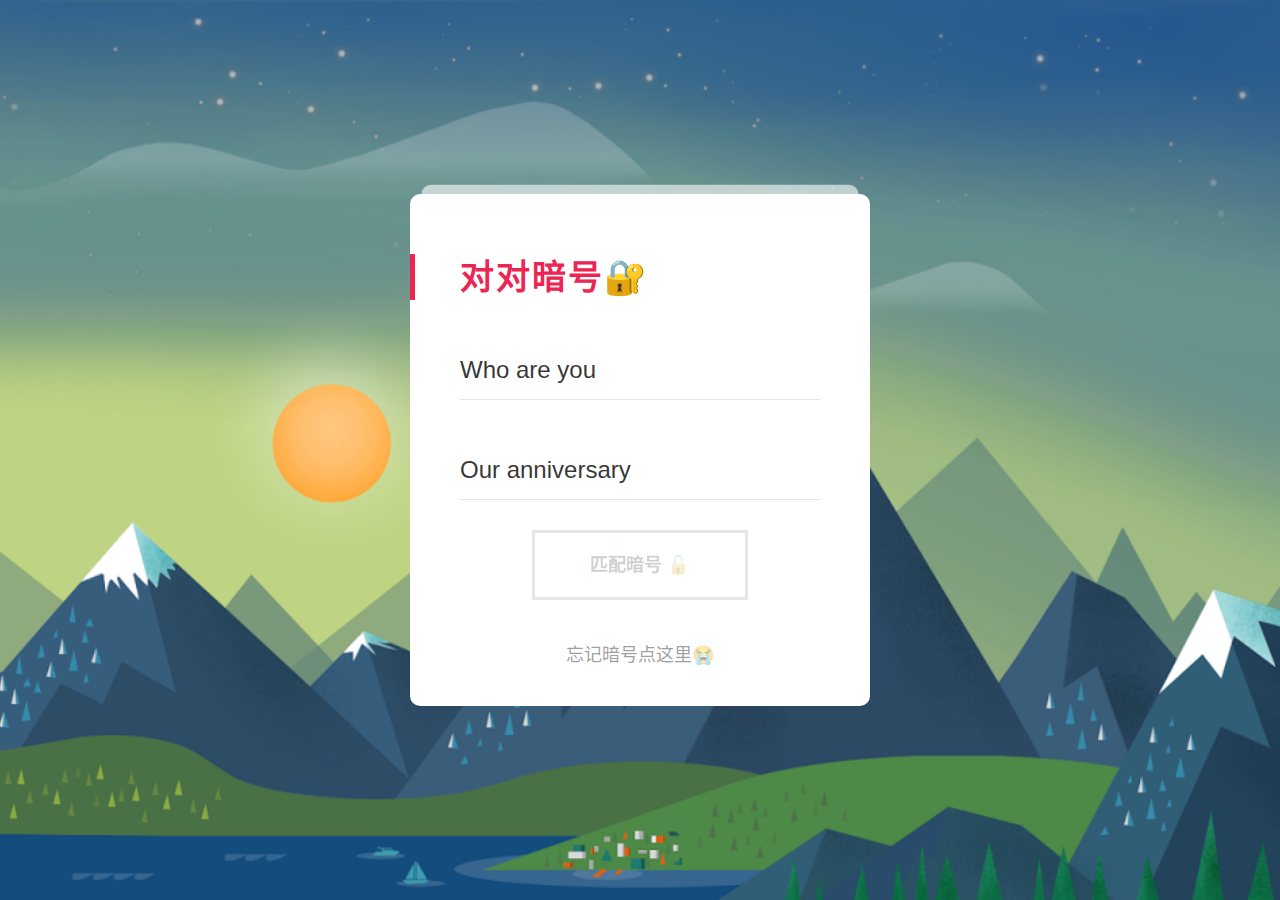
<file: index.html>
﻿<!DOCTYPE html>
<html lang="zh-CN">

<head>
  <meta charset="UTF-8">
  <title>让我来看看这是谁来了😜</title>

  <link rel="stylesheet" href="css/font-awesome-4.7.0/css/font-awesome.min.css">
  <link rel="stylesheet" href="css/style.css">

</head>

<body>

  <div class="materialContainer">
    <div class="box">
      <div class="title">对对暗号🔐</div>
      <div class="input">
        <label for="username">Who are you</label>
        <input type="text" name="username" id="username">
        <span class="spin"></span>
      </div>
      <div class="input">
        <label for="password">Our anniversary</label>
        <input type="text" name="password" id="password">
        <span class="spin"></span>
      </div>
      <div class="button login">
        <button onclick="login()">
          <span>匹配暗号 🔓</span>
          <i class="fa fa-check"></i>
        </button>
      </div>
      <a href="javascript:" class="pass-forgot" onclick="forgot()">忘记暗号点这里😭</a>
    </div>

  </div>

  <script src="js/jquery.min.js"></script>
  <script src="js/index.js"></script>
  <script>
    function forgot() {
      alert("愣着干啥 快来问🐷");
    }

    function login() {
      var username = document.getElementById("username");
      var pass = document.getElementById("password");
      if (username.value == "") {
        alert("让我来看看你的名字叫什么😲");
        username.focus();
        return;
      } else if (pass.value == "") {
        alert("还记得我们的第一天吗😘");
        return;
      } else if (
        (pass.value == "2018-12-31" || "2018/12/31" || "2018.12.31" || "20181231" || "2018年12月31日") &&
        (username.value == "玲宝" || "廖玲玲" || "廖玲" || "宝" || "玲")
      ) {
        alert("验证成功✅ 叮咚 有一封信件");
        window.location.href = "main.html";
      } else {
        alert("验证失败❎ 你是谁❓❓❓ ");
        window.location.href = "Error_Lemon.html";
        return;
      }
      return true;
    }
  </script>

</body>

</html>
</file>
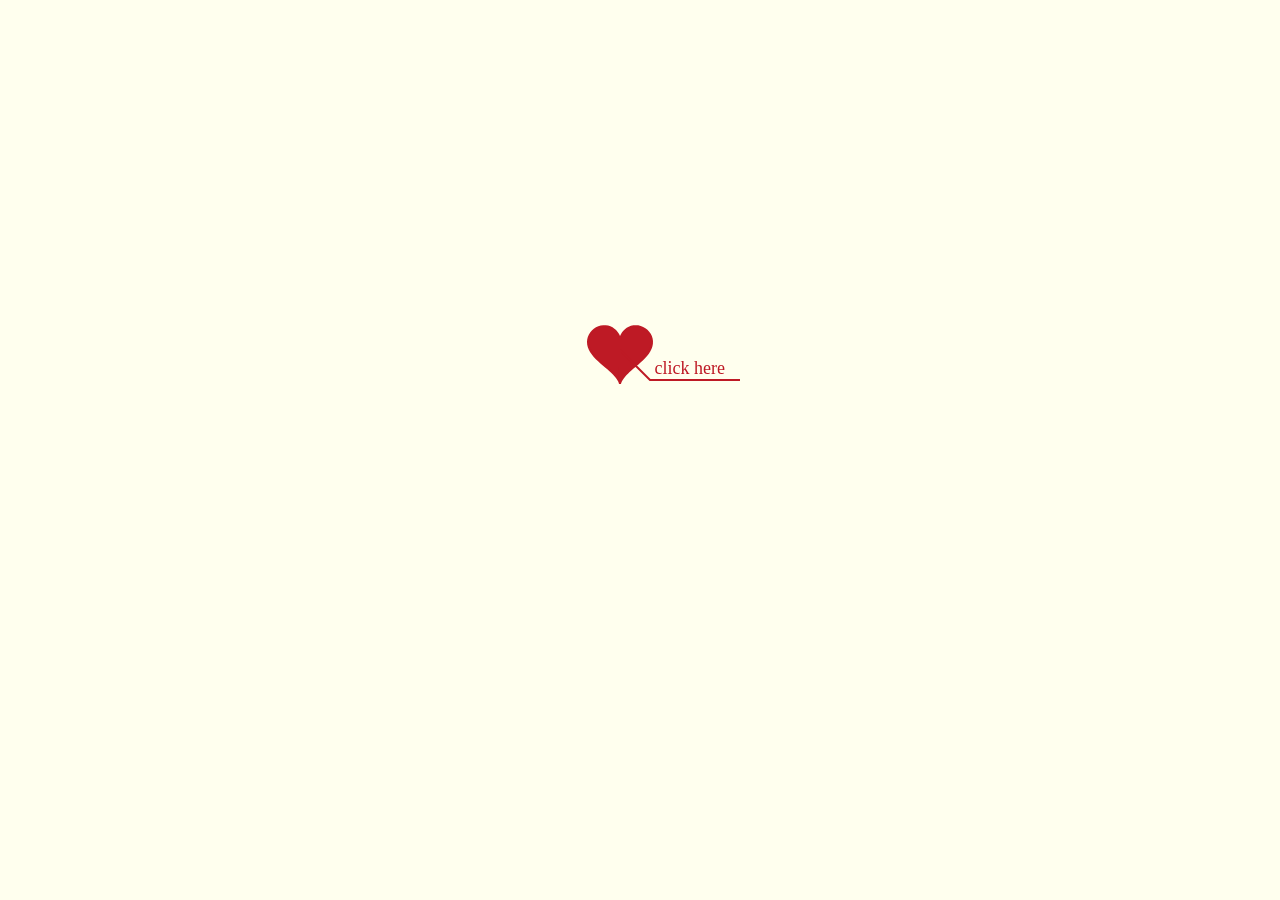
<file: main.html>
<!DOCTYPE html>
<html lang="en">

<head>
  <meta name="viewport" content="width=device-width">
  <title>给玲的一封💌</title>
  <style>
    .timer {
      font-size: 120%;
      line-height: 1.0;
      margin: 20px 0px;
    }

    .timer b {
      color: rgb(253, 99, 125);
    }
  </style>
  <link type="text/css" rel="stylesheet" href="./css/default.css">
  <script type="text/javascript" src="./js/jquery.js"></script>
  <script type="text/javascript" src="./js/jscex.js"></script>
  <script type="text/javascript" src="./js/jscex-parser.js"></script>
  <script type="text/javascript" src="./js/jscex-jit.js"></script>
  <script type="text/javascript" src="./js/jscex-builderbase.js"></script>
  <script type="text/javascript" src="./js/jscex-async.js"></script>
  <script type="text/javascript" src="./js/jscex-async-powerpack.js"></script>
  <script type="text/javascript" src="./js/functions.js" charset="utf-8"></script>
  <script type="text/javascript" src="./js/love.js" charset="utf-8"></script>
</head>

<body>
  <!--音乐 -->
  <audio id='audio' loop>
    <source src="./mp3/love.mp3" type="audio/mpeg">
  </audio>
  <!-- <button id='status' onclick='triggerBgMusic()'>播放按钮</button> -->
  <!--信件打字机 -->
  <div id="main">
    <div id="error">亲爱哒，您的浏览器无法显示呐，麻烦请换成电脑端口的谷歌，火狐，360浏览器。么么哒！(づ￣ 3￣)づ！</div>
    <div id="wrap">
      <div id="text">
        <div id="code">
          <span class="say">亲爱的玲：</span><br>
          <span class="say">　　你好，这原本是想致我们恋爱四周年纪念日的，但......我们分手了，就把内容改了一下，在电话结束后，我没办法冷静，因为分手的时候我还没意识到具体的原因，所以我当时也是没法冷静下来想为什么，就一直在放大是物质问题，就一直智商下线的在闹，却没有好好的想清楚原因，导致说的一些话也让玲感觉到很不舒服，我没有想把玲和玲家里人想成那个样子，我也和我家里人还有我小舅解释了，主要还是感情上遇到了一些问题，再次和玲抱歉！也确实是我在感情里幼稚了些，可每当在你面前的时候我本能的就会像小朋友一样，想对你撒娇，变得很幼稚，他们都说这是一种发自内心喜欢的表现，在以前的话玲可能会觉得这种幼稚的杨憨憨可爱，想捏脸，想摸头，想抱抱，可作为玲的男朋友却有很多很多没有做好的地方，但其实我有的时候还是挺有男友力的啦，也不是一直都是小朋友的样子，也是有man的时候的。</span><br>
          <span class="say">　　我认真的反思了，谈恋爱有9个月的未见期，这是有很大的问题，毕竟又不是相隔了千万里，也不要把疫情和不让家里人知道当做借口，没有见到玲这是事实，我也非常深刻的认识到了，尽管我也问过很多次玲能不能见面，太想玲了，好想见见玲，那为什么玲在备考期间的时候不能去找呢，再怎么没空也应该去的啊，但结果就是9个月没见，别找没用的理由了，没做到就是没做到，要去大大方方的去承认，然后要去知道如何改正，而不是一味的找借口，我朋友说我说的对，你别管什么有没有时间还是不方便见什么的原因，想见就去见啊，你到了她附近就肯定能见着，光自己在那想不可以不可以没有任何意义，见面才是结果，这真的让我醒悟，我不自主，太小心翼翼了，一直都想着什么都要和玲商量好才去做，尤其是见面这个事，有时候真的可以小强势一点，小莽一点的。</span><br>
          <span class="say">　　于是就难免上演成了网恋，每天按部就班的早晚安，然后说一些我们自己身边的事，我不知道玲此期间还有没有恋爱的感觉，但其实我一直都有的，因为我喜欢玲爱玲，只要玲有回应我就会很开心很快乐，可我没有让玲深感同受。玲说过我拍照不好看，那么我答应过玲会好好去学拍照，然后把玲拍得美美的去，可并没有好好的落实下来，我反省了，我刚开始有去学习拍摄，但是没有长期的进行下去，在平常也没有说让玲看看我拍的一些素材，让玲评价评价摄影技术有没有进步什么的，还说收藏了很多觉得玲喜欢吃的美食视频，我也反省了，这点也确实没有在家里尝试的去做过，我本来会想说打算以后同居了就慢慢来学着做的，但这也是给自己找的理由罢了，怎么就不可以在家里尝试做好了，觉得可以了，等到时候同居了的话，就直接可以给玲尝尝好手艺的，干嘛还要等黑暗料理呀！还有每次说吃到什么好吃的，都想等以后带宝去尝尝，真的又不一定非要见面才能给宝尝尝啊，尽管没见面，真想让宝尝尝，也可以去点外卖给宝吃啊，还有见面了就应该带宝去吃，而不是见面了就去问宝想去吃什么，这点这个臭杨猪猪也有深刻的反省，真的是要说到就应该去做到，为什么要去说做不到的事，答应玲宝的就去做啊，这点非常非常非常要改正，不管是为了玲还是其他人，说到的事就应该去做到。</span><br>
          <span class="say">　　再来就是这个臭杨猪猪为什么老要把任何事都带上玲这件事，可能在我的心里爱玲胜过爱自己吧，关于我未来的职业发展好好和玲说说吧，秋招的话我有尝试着去投杭州、深圳、广州这些大城市，可回我的寥寥无几，现在计算机这个行业一直处于行业寒冬着，各大厂商都在裁员，大城市的公司留下的都是高学历硕士，招聘也基本都是要985 211的学校，我也就只是一个偏上一点的一本学校而已，在外面真的没有竞争力，而且我自己也有好好的想过，不想去大城市那么累死累活的卷了，我有几个朋友在外面工作一直都被吊着不去给他们转正，因为学历问题，一直被卡着，后面就被裁了，还有很多的例子，这一行真的越来越看中出生了，所以我花了很多心思在南昌找，一方面是南昌的节奏比较慢，开销也相对一线城市来说低，都说一线工资一线花，一毛别想带回家，所以啦，还有因为在南昌江财学历选择就很多，并且还能和玲离的不远，真的是很好的选择，我不想一直卷下去，所以我最终的发展地可能还会是在南昌啦，因为我也有一个好朋友在南昌开公司，他自己手头能接很多项目，他一直想拉我一起做，我给他提供技术支持，当赚外快呢，后面如果他真的有起色，还能去做合伙人，一切都会随着时间好起来的啦，所以生活会有保障的啦，我自己也有规划着以后如果和玲同居了，就可以和玲做情侣日常生活的自媒体的，哪怕不火，也是记录我和玲在一起的幸福快乐时光，我真的很期待这样的日子，所以玲能理解为什么老是要带上你了嘛，因为真的是发自内心的喜欢你，毕竟工作也是未来的事，也想和玲能好好商量商量，我期望的未来是能和玲过上安安稳稳的过日子，我所构想的所有未来，都有玲，我所构想的未来，不在是我的未来，我所构想的未来，是有我们的未来。不过我也反思了，这也包含一些自我感动在里面吧，毕竟有些事真的没和玲好好聊过，至于失恋了为什么我会说没有玲我就活不下去，吃不下饭，睡不着觉，这一点是因为从没有想过会有这么一天，在一起时有多爱，失恋后就有多痛，会丧失理智，不过我也没完全丧失理智啦，没有做出什么很极端的事，什么自残啊，自杀啊之类的，那种人就太恐怖了，所以玲不要怕，我不是那样的人啦，就是一和玲说话，情绪就忍不住的都涌上来，所以会带着哭腔委屈，我只是没办法接受事实，然后就很难受很难受，心里特别堵，情绪很压抑，特别想见玲，想在玲的怀里放声大哭着，想发泄一下，憋在心里好难受，失恋真的不是抽象上痛，是一种实实在在的痛，失恋严重的话相当于生了一场大病，而那几天我也是真的感觉是像得了重病一样，吃不下东西，有反胃的感觉，做什么事情都没办法做下去，脑子里只想着怎么去挽回，复合和玲的感情。所以让那段时间的不理智让玲觉着干嘛要把这么重的责任方在玲身上呢，这样只会让玲感觉到很有压力有重担，我爱玲是真的，但是要注意方式，不要所有事情出发点都为了玲，当然有些事可以，但不是所有的事，杨憨憨要先学会为自己，要先自爱才能更加好好的去爱，对吧，自己都照顾不好的笨蛋，又怎么可能有人会喜欢。</span><br>
          <span class="say">　　我都有在好好反思自己在恋爱中没有做好的事，玲问的那句，我到底是习惯了喜欢，还是真的是发自内心的喜欢，我自己也认真的想了想这个问题，尽管在恋爱中我有些问题，但总体来说对玲还是好的吧，我也会在这次成长中好好改进，单方面的喜欢和爱不去落实也真的只是自我行为，没有让对方感受到的话，说再多的喜欢和爱也只是像是说说而已，尽管我有落实一些，但也就是一些吧，玲上班去了后，提过嗓子不舒服我就立马买了点润喉的，说冬天手冷不能给玲暖手手了，也买了暖手宝，希望可以给玲带来些许温暖，还有玲工作上琐事很多，作为男朋友的我也是很想给玲分担，想让玲可以轻松一些，帮玲解决了一些工作上的事，可好像也没有其他什么的了，因为这些都是玲和我说过的，但玲遇到的其他什么事我没有去问，玲在职场上遇到麻烦的追求者，玲只能靠着拒绝，而不是说我有男朋友了别来烦我，不公开是一回事吧，但玲可能也想过一个手机男朋友有什么提的呢，这一点是没有和玲沟通好，如果对方真的太上头了，那么我无论如何也会出面的，既然那个时候玲已经和姐姐说了我们的事，那姐姐知道也没什么问题，同事知道也没什么问题的，如果玲还有那种麻烦的追求者的话，其实不管有没有男朋友，玲都可以靠有男朋友这个理由去拒绝的，只是不知道以后我还能不能出面了，恋爱里我反思了我的不好之处，但杨智宇是发自内心的喜欢廖玲玲爱廖玲玲，我记得在小王子里有两句话，“如果你四点钟会来，那么我三点钟就会很高兴”，每次去找玲的时候，那一刻就很高兴，在学校的时候，尽管每次等玲等了些时间，但是在等待的过程中，我依然是很幸福的，还有“那边有一片麦田，但我不吃面包，对麦田无动于衷，但因为你有金黄色的头发，麦田让我想起了你，我甚至会喜欢那风吹麦浪的声音。”，这两句话我觉得挺契合我的。至于习惯了喜欢还是喜欢，在开头那一句我说每当在玲面前的时候都会不由得像个小孩子一样，这是发自内心喜欢的表现，哪怕是这么久没见，一想到玲我也会自己一个人在偷着乐，和玲聊天也总是会把自己代入成小朋友一样，只是有时候文字可能没办法传达到吧，那么习惯呢，我觉得习惯是喜欢衍生出来的，我对玲的喜欢一直都存在着，异地这么久，我对玲的喜爱并没有降低或是消散，不是因为习惯才维持着，而是对玲一直都有一颗躁动不安的心（不过经过反省，我发现这个躁动不安的心并没有全部都落实下来，大部分时间就真的只是在那躁动不安着，玲并不知道），有玲在身边（心理及生理）我努力的动力明确，感觉我的生活中出现了一颗不落日的太阳，被一直温暖的照着。但这对玲并不公平，凭什么我的内心感受能这么好，却没有让玲也感受到，这我也有反思，要学会懂得表达出来，注重生活上的点点滴滴，说出的承诺要去做到，要心关怀玲，把玲放在心上，而在恋爱的过程中我并没有做好，如果放在以前的话我可能会说，我花了很多时间都在努力提升自我上，自然会忽略了一些，但这也无非是想给自己没有上心的借口罢了，现在的我会去承认，我确实忽略了关于玲的一些事，但也并不是我不爱了，只是没上到心，不要老想着给自己找借口，应该想想如何去补偿，去改正，这才是玲想看到的，这才是应该做的。经历了分手我才真正的意识到我的问题有多大，我怕和玲落到前人栽树后人乘凉的地步，我想让玲自己栽的树自己乘，毕竟也是这么多年的树了，让这次改变后长成大树的杨智宇未来能好好的给玲倚靠着，我会去好好的改变，不会是说说而已，会让时间证明。</span><br>
          <span class="say">　　其实玲对我说过的很多话，我都有记在心上，比如玲给臭猪猪的道歉法，给玲道歉先得表示自己已经真切的认识到了错误，并指出错在哪了，要下定决心痛改前非，还要说说怎么打算弥补错误，怎么补偿，这个我也做到过，但也有没做到过的时候......，记得玲说过想尝尝北京的龙须酥或龙须糖，这个其实我一直惦记着什么时候有机会带来着，但一直没有去的机会，希望还能和玲一块去旅游！记得玲说过要送口红的话记得挑黄皮亲妈色号，这么一想也很久都没给玲买过口红了，要是能和玲复合，第一件事就是挑个色号美美的口红！玲不太能吃酸辣，更别说纯辣的啦，还记得给玲吃过我觉得不辣的东西的时候，被玲气嘟嘟的说着说臭猪骗人，明明这么辣还给我吃，哈哈哈，玲真的超级可爱，我超级喜欢，还有玲喜欢甜的和酸的，喜欢榴莲、哈密瓜、车厘子、菠萝菠萝蜜、火龙果、香蕉、香梨、红柚、黄桃等好多好多，嘻嘻能记得这么多杨憨憨其实一直都有一个玲宝备忘录，我总会悄悄的记下一些我觉得玲说过，但我可能容易忘的事，但这个臭猪猪就带玲吃的榴莲最多，还不是纯水果的榴莲，臭猪要好好的反思反思，还有玲泡面喜欢煮三分钟左右，这个为什么一直记得，因为臭猪猪喜欢泡8-10分钟左右，就觉得玲泡的时间太短辽！还有玲糖醋的基本都喜欢吃，飞的东西都不吃，像蛇的也不吃，玲喜欢吃豆腐，喜欢吃豌豆，还有豌豆蛋汤，不喜欢吃扁豆，喜欢吃西红柿炒鸡蛋，喜欢吃各种土豆类的菜，我也收藏了好多关于制作土豆菜的视频，但就如玲所说的臭猪没有试着去做呢，我也反思啦，要开始改变一下生活现状，尝试转换一下心情，要学会去做得一手好菜，这是在为了我的人生幸福而努力着哦，因为还想继续和玲把故事继续写下去，想再次能变成玲宝家的猪猪，如果想再次变成玲宝家的猪猪，那么锻炼自己能做得一手好菜的本领可不少，这不光是为了玲，主要还是为了提升自己！为了自己的人生幸福努力着，不是说为了玲怎么怎么样，所以玲千万别有压力，那些菜做的看起来真的超级好吃的，我可是一个大馋嘴呢！做了就发给玲看看，还得让玲评价评价我的手艺呢，尽管目前只能看不能尝......，不过我希望有机会给玲尝尝啦，还有玲不喜欢一边重一边轻，所以不喜欢把手机放兜兜里，但玲总是刚好把我想牵的手里放着手机，哼哼，还记得玲说过很想旅游，恋爱的时候玲和我说过以后我们住一起了就可以去旅游，趁假期出去玩，双休还可以在省内玩。还想出国玩，和玲计划着先工作几年囤一定收入就去，玲说过想去新疆看看说新疆很漂亮，希望可以实现呢。还记得以前惹玲不开心的时候，如果要安慰玲呢，就要给玲发个小红包，买糖糖吃或奶茶喝，然后再心疼一下玲，等玲情绪好些了后，就可以说没事啦没事啦，见面就亲亲玲，带玲去吃好吃的，最后再给点小建议就好了，恩......就是不知道玲现在接不接受臭杨憨憨这样做了，还有玲喜欢草莓软糖，棉花糖，好多好多糖，喜欢草莓的冰糖葫芦，恩......当初去见玲是有到处去找草莓的冰糖葫芦的，想给玲一个惊喜，但是都没找到，杨憨憨会自己去尝试着去做草莓的冰糖葫芦，不光是为了玲哦，我自己也喜欢吃的，嘿嘿，还记得问过玲是喜欢中式婚礼还是西式婚礼，玲说过西式的也可以，但更喜欢中式的，其实我也喜欢中式的，光这一点我和玲还是挺合拍的吧嘿嘿~</span><br>
          <span class="say">　　这个倒计时本来是继续进行下去的，我把它定格在了2023年1月8号，希望有那么一天，上面的时间能继续跳动着，如果没有的话，玲要是真的找到了能私定终身的对象的话，我会把这都下了，所以也不用担心一直搁在这，当然对于我而言还是希望能让它继续跳动着，永不停下。</span><br>
          <span class="say">　　当写下这些的时候，我的心情也好受了些，好好的反思了，以及知道如何去改变，想能有和玲复合的那么一天，所以我得证明自己是真的从这段经历中成长了，并且好好的去爱自己了，有在为自己的人生而努力着，就像玲说的，当我好好生活，好好爱自己的时候，我所期望的一切可能就到来了，要先能照顾好自己，才能证明有能力照顾别人！</span><br>
          <span class="say">　　说完我的话，我也很想知道玲心中所想，也想玲能与我说说心里话，希望玲可以回有一个小小的回信，不用和我一样写那么多，期望得到玲的回复~</span><br><br>
          <span class="say">杨智宇</span><br>
          <span class="say">2023年1月14日18:18:38</span><br>
        </div>
      </div>
      <!--倒计时信息-->
      <div id="clock-box">
        <span class="STYLE1"><span class="STYLE1">💕 廖玲玲与杨智宇恋爱时间 💕</span>
          <div class="timer">
            <b id="d"></b> Day <b id="h"></b> Hour <b id="m"></b> Minute <b id="s"></b> Second
          </div>
      </div>
      <canvas id="canvas" width="1100" height="680"></canvas>
    </div>
  </div>

  <script>

    // /***
    //  *判断屏幕大小更改网页缩放比例
    // */
    // function initScreen() {
    //   var viewport = document.querySelector("meta[name=viewport]");
    //   if(!viewport){
    //     $("head").append('<meta name="viewport" content="width=device-width, initial-scale=1.0, user-scalable=yes">')
    //   }
    //   if(!document.querySelector("meta[http-equiv]")){
    //     $("head").append('<meta http-equiv="X-UA-Compatible">')
    //   }
    //   var viewport = document.querySelector("meta[name=viewport]");
    //   var winWidth = $(window).width();
    //   var size = winWidth / 1200;
    //   if (winWidth < 480) {
    //     viewport.setAttribute('content', 'width=device-width, initial-scale=1.0, user-scalable=yes');
    //     $("html").css({"transform":"scale("+size+")","transform-origin":"0 0",'width':'1200px',"height":"100vh"});
    //   }
    // };

    (function () {

      // initScreen();

      var canvas = $('#canvas');

      playBgMusic(false);

      if (!canvas[0].getContext) {
        $("#error").show();
        return false;
      }

      var width = canvas.width();
      var height = canvas.height();

      canvas.attr("width", width);
      canvas.attr("height", height);

      var opts = {
        seed: {
          x: width / 2 - 20,
          color: "rgb(190, 26, 37)",
          scale: 2
        },
        branch: [
          [535, 680, 570, 250, 500, 200, 30, 100, [
            [540, 500, 455, 417, 340, 400, 13, 100, [
              [450, 435, 434, 430, 394, 395, 2, 40]
            ]],
            [550, 445, 600, 356, 680, 345, 12, 100, [
              [578, 400, 648, 409, 661, 426, 3, 80]
            ]],
            [539, 281, 537, 248, 534, 217, 3, 40],
            [546, 397, 413, 247, 328, 244, 9, 80, [
              [427, 286, 383, 253, 371, 205, 2, 40],
              [498, 345, 435, 315, 395, 330, 4, 60]
            ]],
            [546, 357, 608, 252, 678, 221, 6, 100, [
              [590, 293, 646, 277, 648, 271, 2, 80]
            ]]
          ]]
        ],
        bloom: {
          num: 1000,
          width: 1080,
          height: 650,
        },
        footer: {
          width: 1200,
          height: 5,
          speed: 10,
        }
      }

      var tree = new Tree(canvas[0], width, height, opts);
      var seed = tree.seed;
      var foot = tree.footer;
      var hold = 1;

      canvas.click(function (e) {
        var audio = document.getElementById("audio");
        playBgMusic(true);
        var offset = canvas.offset(), x, y;
        x = e.pageX - offset.left;
        y = e.pageY - offset.top;
        if (seed.hover(x, y)) {
          hold = 0;
          canvas.unbind("click");
          canvas.unbind("mousemove");
          canvas.removeClass('hand');
        }
      }).mousemove(function (e) {
        var offset = canvas.offset(), x, y;
        x = e.pageX - offset.left;
        y = e.pageY - offset.top;
        canvas.toggleClass('hand', seed.hover(x, y));
      });

      var seedAnimate = eval(Jscex.compile("async", function () {
        seed.draw();
        while (hold) {
          $await(Jscex.Async.sleep(1));
        }
        while (seed.canScale()) {
          seed.scale(0.95);
          $await(Jscex.Async.sleep(1));
        }
        while (seed.canMove()) {
          seed.move(0, 2);
          foot.draw();
          $await(Jscex.Async.sleep(1));
        }
      }));

      var growAnimate = eval(Jscex.compile("async", function () {
        do {
          tree.grow();
          $await(Jscex.Async.sleep(1));
        } while (tree.canGrow());
      }));

      var flowAnimate = eval(Jscex.compile("async", function () {
        do {
          tree.flower(2);
          $await(Jscex.Async.sleep(1));
        } while (tree.canFlower());
      }));

      var moveAnimate = eval(Jscex.compile("async", function () {
        tree.snapshot("p1", 240, 0, 610, 680);
        while (tree.move("p1", 500, 0)) {
          foot.draw();
          $await(Jscex.Async.sleep(1));
        }
        foot.draw();
        tree.snapshot("p2", 500, 0, 610, 680);

        // 会有闪烁不得意这样做, (＞﹏＜)
        canvas.parent().css("background", "url(" + tree.toDataURL('image/png') + ")");
        canvas.css("background", "#ffe");
        $await(Jscex.Async.sleep(1));
        canvas.css("background", "none");
      }));

      var jumpAnimate = eval(Jscex.compile("async", function () {
        var ctx = tree.ctx;
        while (true) {
          tree.ctx.clearRect(0, 0, width, height);
          tree.jump();
          foot.draw();
          $await(Jscex.Async.sleep(10));
        }
      }));

      var textAnimate = eval(Jscex.compile("async", function () {
        var together = new Date();
        together.setFullYear(2018, 12, 31);
        together.setHours(12);
        together.setMinutes(0);
        together.setSeconds(0);
        together.setMilliseconds(0);

        $("#code").show().typewriter();
        $("#clock-box").fadeIn(5);
        while (true) {
          timeElapse(together);
          $await(Jscex.Async.sleep(10));
        }
      }));

      var runAsync = eval(Jscex.compile("async", function () {
        $await(seedAnimate());
        $await(growAnimate());
        $await(flowAnimate());
        $await(moveAnimate());
        textAnimate().start();
        $await(jumpAnimate());
      }));
      runAsync().start();
    })();

    //Js 时间替换
    function timer() {
      // window.setTimeout("timer()", 1000);
      var start = new Date("2018-12-31 20:00:01").getTime();
      // var t = new Date().getTime() - start;
      var t = 1673182800000 - start;
      var h = ~~(t / 1000 / 60 / 60 % 24);
      // if (h < 10) {
      //   h = "0" + h;
      // }
      var m = ~~(t / 1000 / 60 % 60);
      // if (m < 10) {
      //   m = "0" + m;
      // }
      var s = ~~(t / 1000 % 60);
      // if (s < 10) {
      //   s = "0" + s;
      // }
      document.getElementById('d').innerHTML = ~~(t / 1000 / 60 / 60 / 24);
      document.getElementById('h').innerHTML = h;
      document.getElementById('m').innerHTML = m;
      document.getElementById('s').innerHTML = s;
    }
    timer();
    // setInterval(timer, 1000);

    //----------背景音乐页面初始化------------  用于解决safari和Chrome自动播放问题 
    //方案来源于https://blog.csdn.net/joyce_lcy/article/details/79347383?utm_medium=distribute.pc_relevant.none-task-blog-BlogCommendFromMachineLearnPai2-2.control&dist_request_id=&depth_1-utm_source=distribute.pc_relevant.none-task-blog-BlogCommendFromMachineLearnPai2-2.control
    // var audio = document.getElementById('audio');
    // if (sessionStorage.bgmusic == 'pause') {
    //   playBgMusic(false);
    // } else {
    //   playBgMusic(true);
    //   //----------处理自动播放------------
    //   //--创建页面监听，等待微信端页面加载完毕 触发音频播放
    //   document.addEventListener('DOMContentLoaded', function () {
    //     function audioAutoPlay() {
    //       playBgMusic(true);
    //       document.addEventListener("WeixinJSBridgeReady", function () {
    //         playBgMusic(true);
    //       }, false);
    //     }
    //     audioAutoPlay();
    //   });
    //   //--创建触摸监听，当浏览器打开页面时，触摸屏幕触发事件，进行音频播放
    //   function audioAutoPlay() {
    //     playBgMusic(true);
    //     document.removeEventListener('touchstart', audioAutoPlay);
    //   }
    //   document.addEventListener('touchstart', audioAutoPlay);
    // }
    //----------处理页面激活------------
    // var hiddenProperty = 'hidden' in document ? 'hidden' :
    //   'webkitHidden' in document ? 'webkitHidden' :
    //     'mozHidden' in document ? 'mozHidden' :
    //       null;
    // var visibilityChangeEvent = hiddenProperty.replace(/hidden/i, 'visibilitychange');
    // var onVisibilityChange = function () {
    //   if (!document[hiddenProperty]) {
    //     if (!sessionStorage.bgmusic || sessionStorage.bgmusic == 'play') {
    //       audio.play();
    //     }
    //   } else {
    //     audio.pause();
    //   }
    // }
    // document.addEventListener(visibilityChangeEvent, onVisibilityChange);
    // ---------背景音乐开关----------
    function triggerBgMusic() {
      if (!sessionStorage.bgmusic || sessionStorage.bgmusic == 'play') {
        playBgMusic(false);
      } else {
        playBgMusic(true);
      }
    }
    // ---------音乐播放和暂停----------
    function playBgMusic(val) {
      if (val) {
        audio.play();
        sessionStorage.bgmusic = 'play';
        // document.getElementById('status').innerHTML = 'Music ~停 🈲';
      } else {
        audio.pause();
        sessionStorage.bgmusic = 'pause';
        // document.getElementById('status').innerHTML = '音乐 ~走起 🈶';
      }
    }
    // 一直保持滚动条是在最底部的，没有使用这套方案，因为无法确定最后的长度是多少，所以这里使用倒序用css解决
    // function updateScroll() {
    //   var text = document.getElementById("text");
    //   if (text.scrollTop < text.scrollHeight) {
    //     text.scrollTop = text.scrollHeight + 11;
    //   }
    //   if (text.scrollHeight === 1407) {
    //     clearInterval(usTimer);
    //   }
    // }
    // var usTimer = setInterval(updateScroll, 100);
  </script>
</body>

</html>
</file>
<file: css/style.css>
.box {
   position: relative;
   top: 0;
   opacity: 1;
   float: left;
   padding: 60px 50px 40px 50px;
   width: 100%;
   background: #fff;
   border-radius: 10px;
   transform: scale(1);
   -webkit-transform: scale(1);
   -ms-transform: scale(1);
   z-index: 5;
}

.box.back {
   transform: scale(.95);
   -webkit-transform: scale(.95);
   -ms-transform: scale(.95);
   top: -20px;
   opacity: .8;
   z-index: -1;
}

.box:before {
   content: "";
   width: 100%;
   height: 30px;
   border-radius: 10px;
   position: absolute;
   top: -10px;
   background: rgba(255, 255, 255, .6);
   left: 0;
   transform: scale(.95);
   -webkit-transform: scale(.95);
   -ms-transform: scale(.95);
   z-index: -1;
}

.overbox .title {
   color: #fff;
}

.overbox .title:before {
   background: #fff;
}

.title {
   width: 100%;
   float: left;
   line-height: 46px;
   font-size: 34px;
   font-weight: 700;
   letter-spacing: 2px;
   color: #ED2553;
   position: relative;
}

.title:before {
   content: "";
   width: 5px;
   height: 100%;
   position: absolute;
   top: 0;
   left: -50px;
   background: #ED2553;
}

.input,
.input label,
.input input,
.input .spin,
.button,
.button button .button.login button i.fa,
.material-button .shape:before,
.material-button .shape:after,
.button.login button {
   transition: 300ms cubic-bezier(.4, 0, .2, 1);
   -webkit-transition: 300ms cubic-bezier(.4, 0, .2, 1);
   -ms-transition: 300ms cubic-bezier(.4, 0, .2, 1);
}

.material-button,
.alt-2,
.material-button .shape,
.alt-2 .shape,
.box {
   transition: 400ms cubic-bezier(.4, 0, .2, 1);
   -webkit-transition: 400ms cubic-bezier(.4, 0, .2, 1);
   -ms-transition: 400ms cubic-bezier(.4, 0, .2, 1);
}

.input,
.input label,
.input input,
.input .spin,
.button,
.button button {
   width: 100%;
   float: left;
}

.input,
.button {
   margin-top: 30px;
   height: 70px;
}

.input,
.input input,
.button,
.button button {
   position: relative;
}

.input input {
   height: 60px;
   top: 10px;
   border: none;
   background: transparent;
}

.input input,
.input label,
.button button {
   font-family: 'Roboto', sans-serif;
   font-size: 24px;
   color: rgba(0, 0, 0, 0.8);
   font-weight: 300;
}

.input:before,
.input .spin {
   width: 100%;
   height: 1px;
   position: absolute;
   bottom: 0;
   left: 0;
}

.input:before {
   content: "";
   background: rgba(0, 0, 0, 0.1);
   z-index: 3;
}

.input .spin {
   background: #ED2553;
   z-index: 4;
   width: 0;
}

.overbox .input .spin {
   background: rgba(255, 255, 255, 1);
}

.overbox .input:before {
   background: rgba(255, 255, 255, 0.5);
}

.input label {
   position: absolute;
   top: 10px;
   left: 0;
   z-index: 2;
   cursor: pointer;
   line-height: 60px;
}

.button.login {
   width: 60%;
   left: 20%;
}

.button.login button,
.button button {
   width: 100%;
   line-height: 64px;
   left: 0%;
   background-color: transparent;
   border: 3px solid rgba(0, 0, 0, 0.1);
   font-weight: 900;
   font-size: 18px;
   color: rgba(0, 0, 0, 0.2);
}

.button.login {
   margin-top: 30px;
}

.button {
   margin-top: 20px;
}

.button button {
   background-color: #fff;
   color: #ED2553;
   border: none;
}

.button.login button.active {
   border: 3px solid transparent;
   color: #fff !important;
}

.button.login button.active span {
   opacity: 0;
   transform: scale(0);
   -webkit-transform: scale(0);
   -ms-transform: scale(0);
}

.button.login button.active i.fa {
   opacity: 1;
   transform: scale(1) rotate(-0deg);
   -webkit-transform: scale(1) rotate(-0deg);
   -ms-transform: scale(1) rotate(-0deg);
}

.button.login button i.fa {
   width: 100%;
   height: 100%;
   position: absolute;
   top: 0;
   left: 0;
   line-height: 60px;
   transform: scale(0) rotate(-45deg);
   -webkit-transform: scale(0) rotate(-45deg);
   -ms-transform: scale(0) rotate(-45deg);
}

.button.login button:hover {
   color: #ED2553;
   border-color: #ED2553;
}

.button {
   margin: 40px 0;
   overflow: hidden;
   z-index: 2;
}

.button button {
   cursor: pointer;
   position: relative;
   z-index: 2;
}

.pass-forgot {
   width: 100%;
   float: left;
   text-align: center;
   color: rgba(0, 0, 0, 0.4);
   font-size: 18px;
}

.click-efect {
   position: absolute;
   top: 0;
   left: 0;
   background: #ED2553;
   border-radius: 50%;
}

.overbox {
   width: 100%;
   height: 100%;
   position: absolute;
   top: 0;
   left: 0;
   overflow: inherit;
   border-radius: 10px;
   padding: 60px 50px 40px 50px;
}

.overbox .title,
.overbox .button,
.overbox .input {
   z-index: 111;
   position: relative;
   color: #fff !important;
   display: none;
}

.overbox .title {
   width: 80%;
}

.overbox .input {
   margin-top: 20px;
}

.overbox .input input,
.overbox .input label {
   color: #fff;
}

.overbox .material-button,
.overbox .material-button .shape,
.overbox .alt-2,
.overbox .alt-2 .shape {
   display: block;
}

.material-button,
.alt-2 {
   width: 140px;
   height: 140px;
   border-radius: 50%;
   background: #ED2553;
   position: absolute;
   top: 40px;
   right: -70px;
   cursor: pointer;
   z-index: 100;
   transform: translate(0%, 0%);
   -webkit-transform: translate(0%, 0%);
   -ms-transform: translate(0%, 0%);
}

.material-button .shape,
.alt-2 .shape {
   position: absolute;
   top: 0;
   right: 0;
   width: 100%;
   height: 100%;
}

.material-button .shape:before,
.alt-2 .shape:before,
.material-button .shape:after,
.alt-2 .shape:after {
   content: "";
   background: #fff;
   position: absolute;
   top: 50%;
   left: 50%;
   transform: translate(-50%, -50%) rotate(360deg);
   -webkit-transform: translate(-50%, -50%) rotate(360deg);
   -ms-transform: translate(-50%, -50%) rotate(360deg);
}

.material-button .shape:before,
.alt-2 .shape:before {
   width: 25px;
   height: 4px;
}

.material-button .shape:after,
.alt-2 .shape:after {
   height: 25px;
   width: 4px;
}

.material-button.active,
.alt-2.active {
   top: 50%;
   right: 50%;
   transform: translate(50%, -50%) rotate(0deg);
   -webkit-transform: translate(50%, -50%) rotate(0deg);
   -ms-transform: translate(50%, -50%) rotate(0deg);
}

body {
   background-image: url(../images/bg.png);
   background-position: center;
   background-size: cover;
   background-repeat: no-repeat;
   min-height: 100vh;
   font-family: 'Roboto', sans-serif;
}

body,
html {
   overflow: hidden;
}

.materialContainer {
   width: 100%;
   max-width: 460px;
   position: absolute;
   top: 50%;
   left: 50%;
   transform: translate(-50%, -50%);
   -webkit-transform: translate(-50%, -50%);
   -ms-transform: translate(-50%, -50%);
}

*,
*:after,
*::before {
   -webkit-box-sizing: border-box;
   -moz-box-sizing: border-box;
   box-sizing: border-box;
   margin: 0;
   padding: 0;
   text-decoration: none;
   list-style-type: none;
   outline: none;
}
</file>
<file: css/default.css>
* {
    user-select: none;
}

body {
    margin: 0;
    padding: 0;
    background: #ffe;
    font-size: 16px;
    font-family: 'FontAwesome', sans-serif;
    color: #231F20;
    overflow: auto
}

a {
    color: #000;
    font-size: 14px;
}

#main {
    width: 100%;
}

#wrap {
    position: relative;
    margin: 0 auto;
    width: 1100px;
    height: 680px;
    margin-top: 10px;
}

#text {
    width: 440px;
    height: 500px;
    left: 60px;
    top: 40px;
    position: absolute;
    overflow: auto;
    /* 从下往上打字，并且一直处于最底部 */
    display: flex;
    flex-direction: column-reverse;
}

/* 设置滚动条宽度或隐藏滚动条并且可以滑动效果 */
#text::-webkit-scrollbar {
    /* width: 2px; */
    display: none;
}

/* #text.display::-webkit-scrollbar {
    display: none;
} */

/* 滚动条样式 */
/* #text::-webkit-scrollbar-thumb {
    border-radius: 10px;
    -webkit-box-shadow: inset 0 0 5px rgba(0, 0, 0, 0.2);
    opacity: 0.2;
} */

/* 滚动条样式 */
/* #text::-webkit-scrollbar-track {
    -webkit-box-shadow: inset 0 0 5px rgba(0, 0, 0, 0.2);
    border-radius: 0;
} */

#code {
    display: none;
    font-size: 16px;
}

#clock-box {
    position: absolute;
    left: 60px;
    top: 560px;
    font-size: 28px;
    display: none;
}

#clock-box a {
    font-size: 28px;
    text-decoration: none;
}

#clock {
    margin-left: 48px;
}

#clock .digit {
    font-size: 64px;
}

#canvas {
    margin: 0 auto;
    width: 1100px;
    height: 680px;
}

#error {
    margin: 0 auto;
    text-align: center;
    margin-top: 60px;
    display: none;
}

.hand {
    cursor: pointer;
}

.say {
    margin-left: 0px;
    letter-spacing: 3px;
    line-height: 30px;
    font-size: 18px;
    font-family: '宋体', sans-serif;
    font-weight: 600;
}

.space {
    margin-right: 150px;
}
</file>
